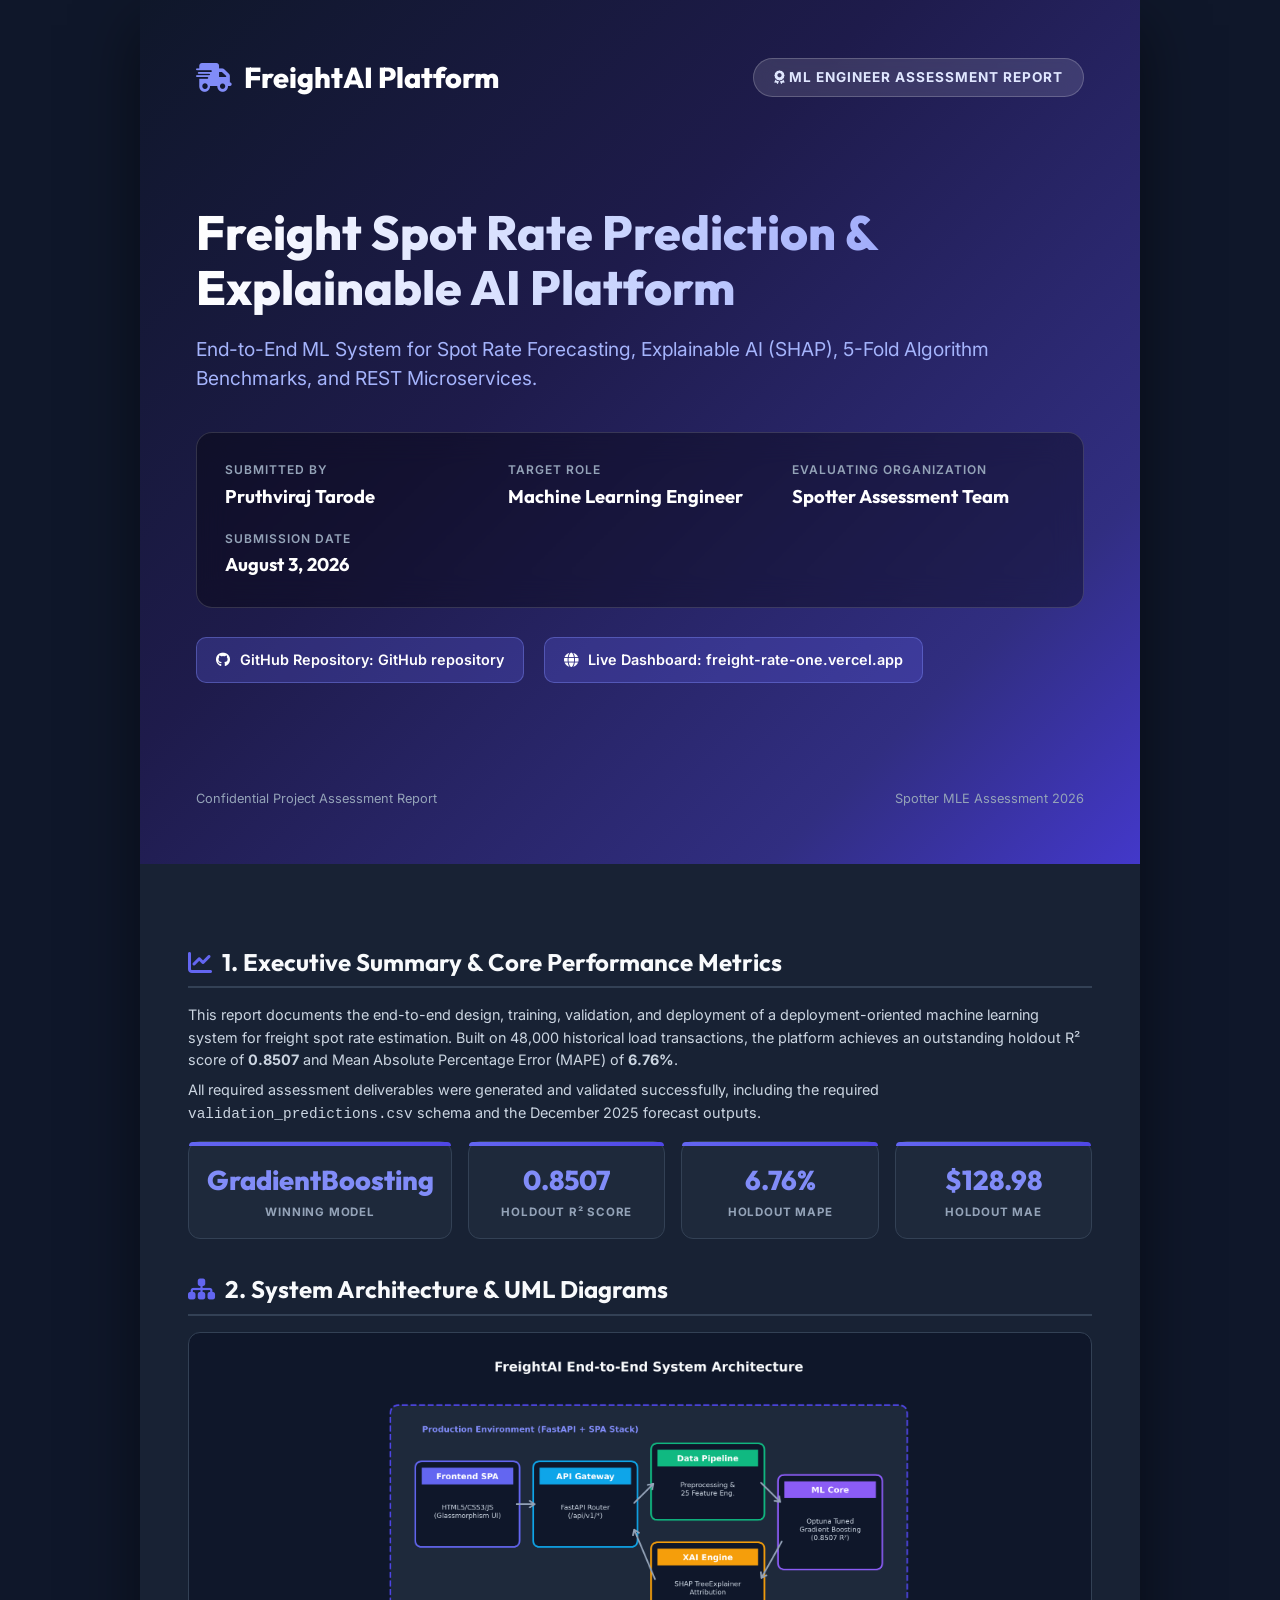
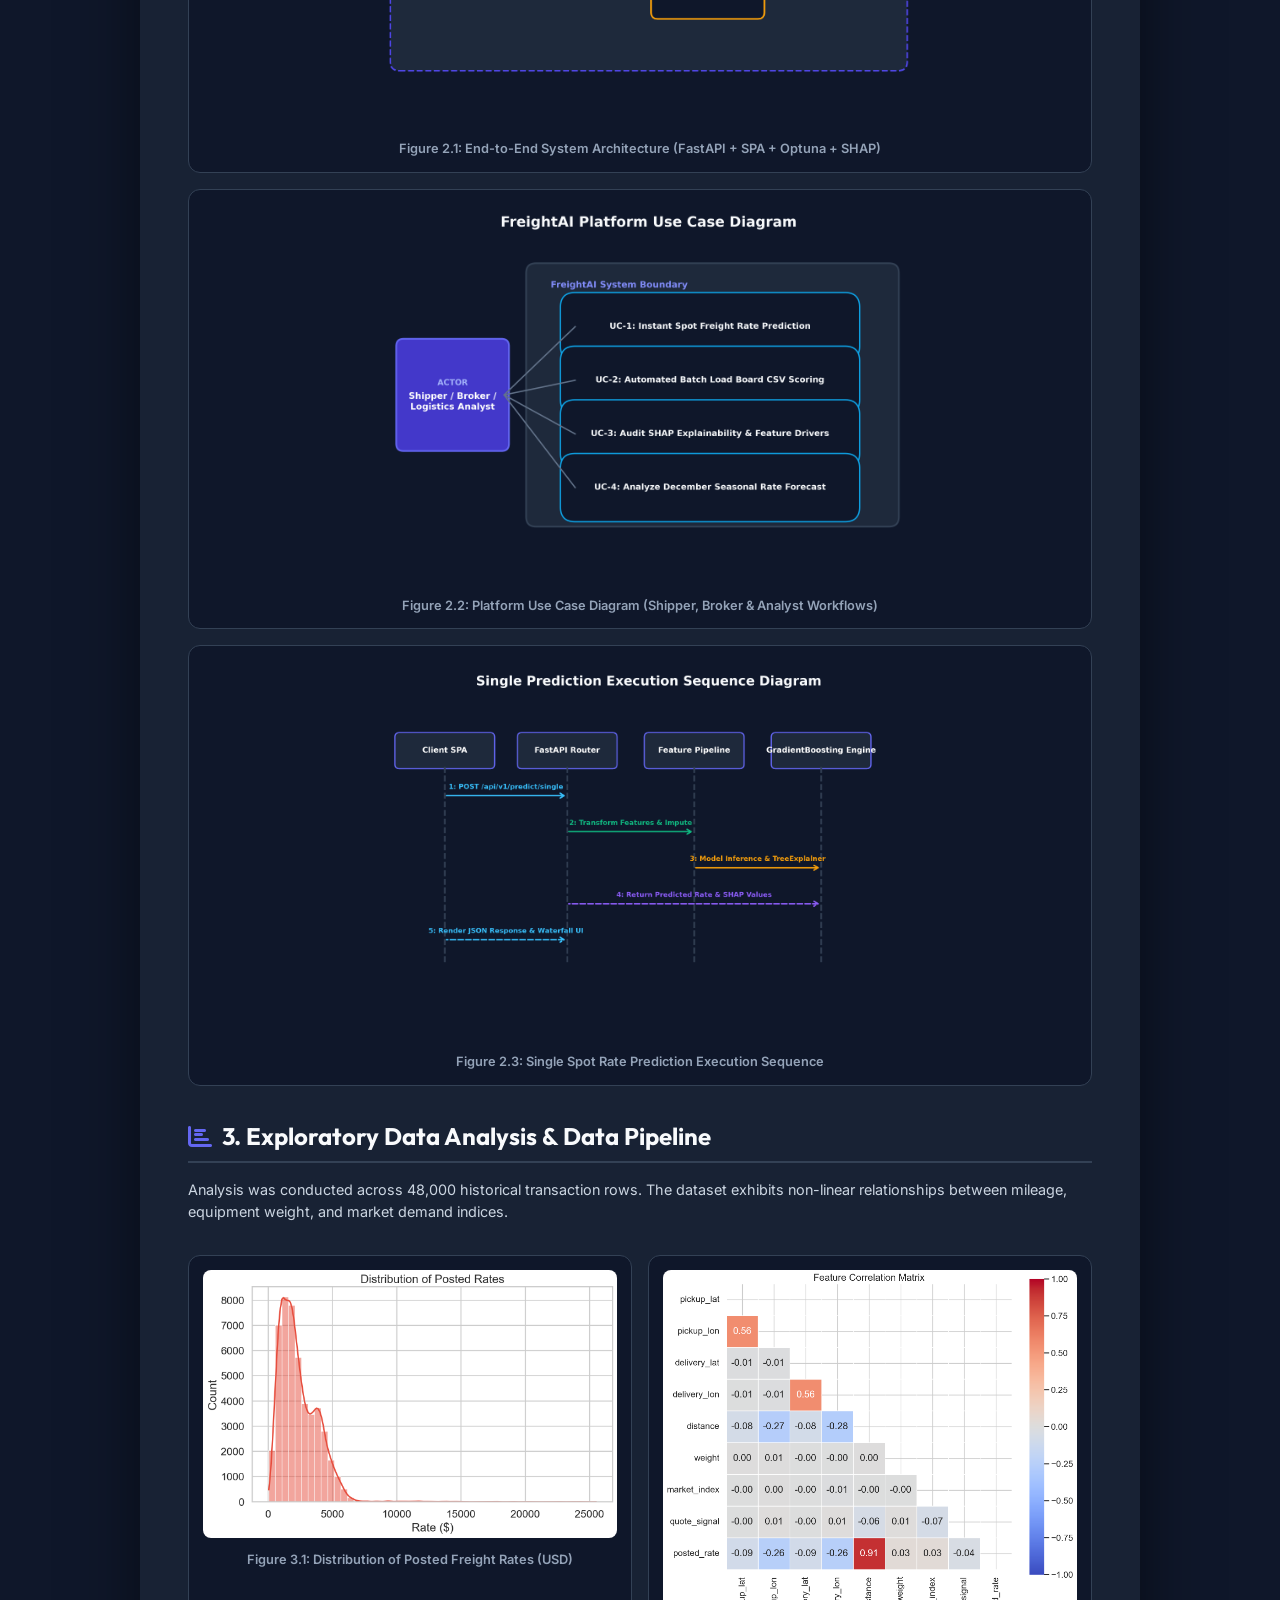
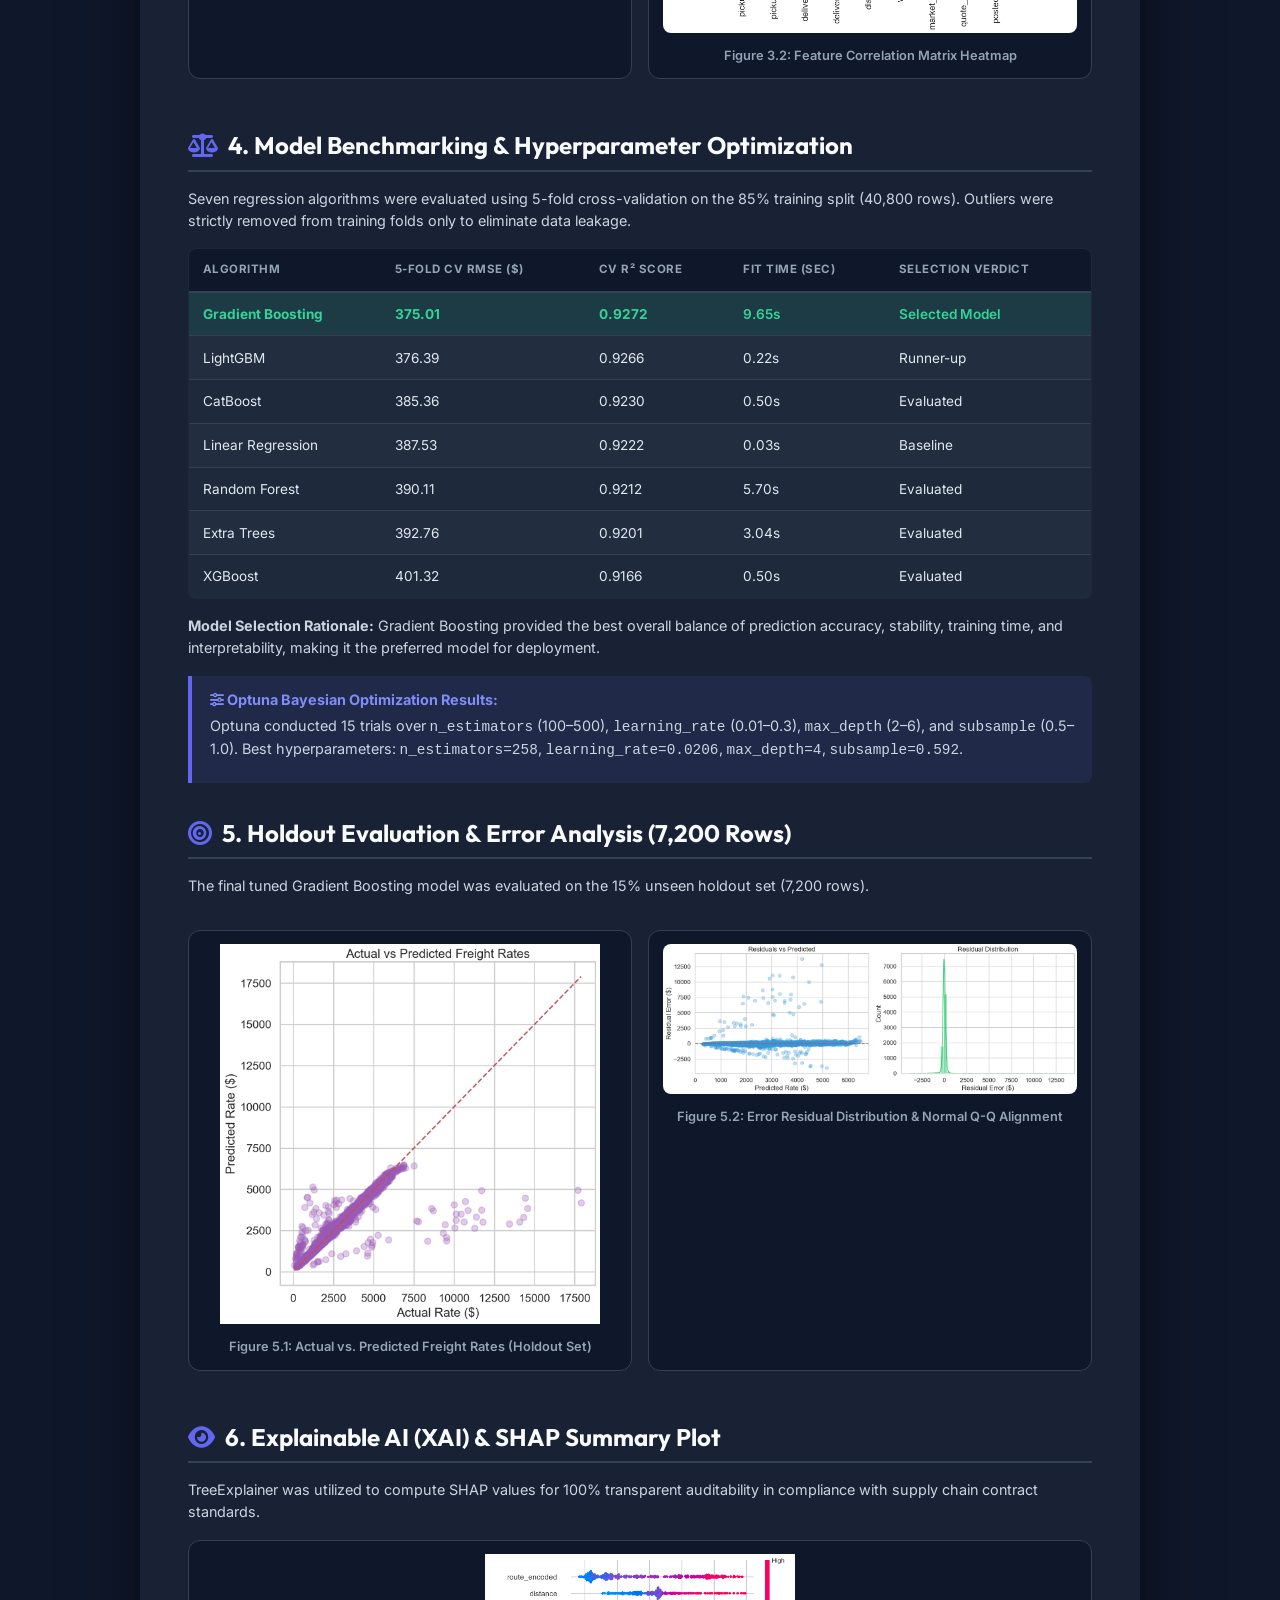
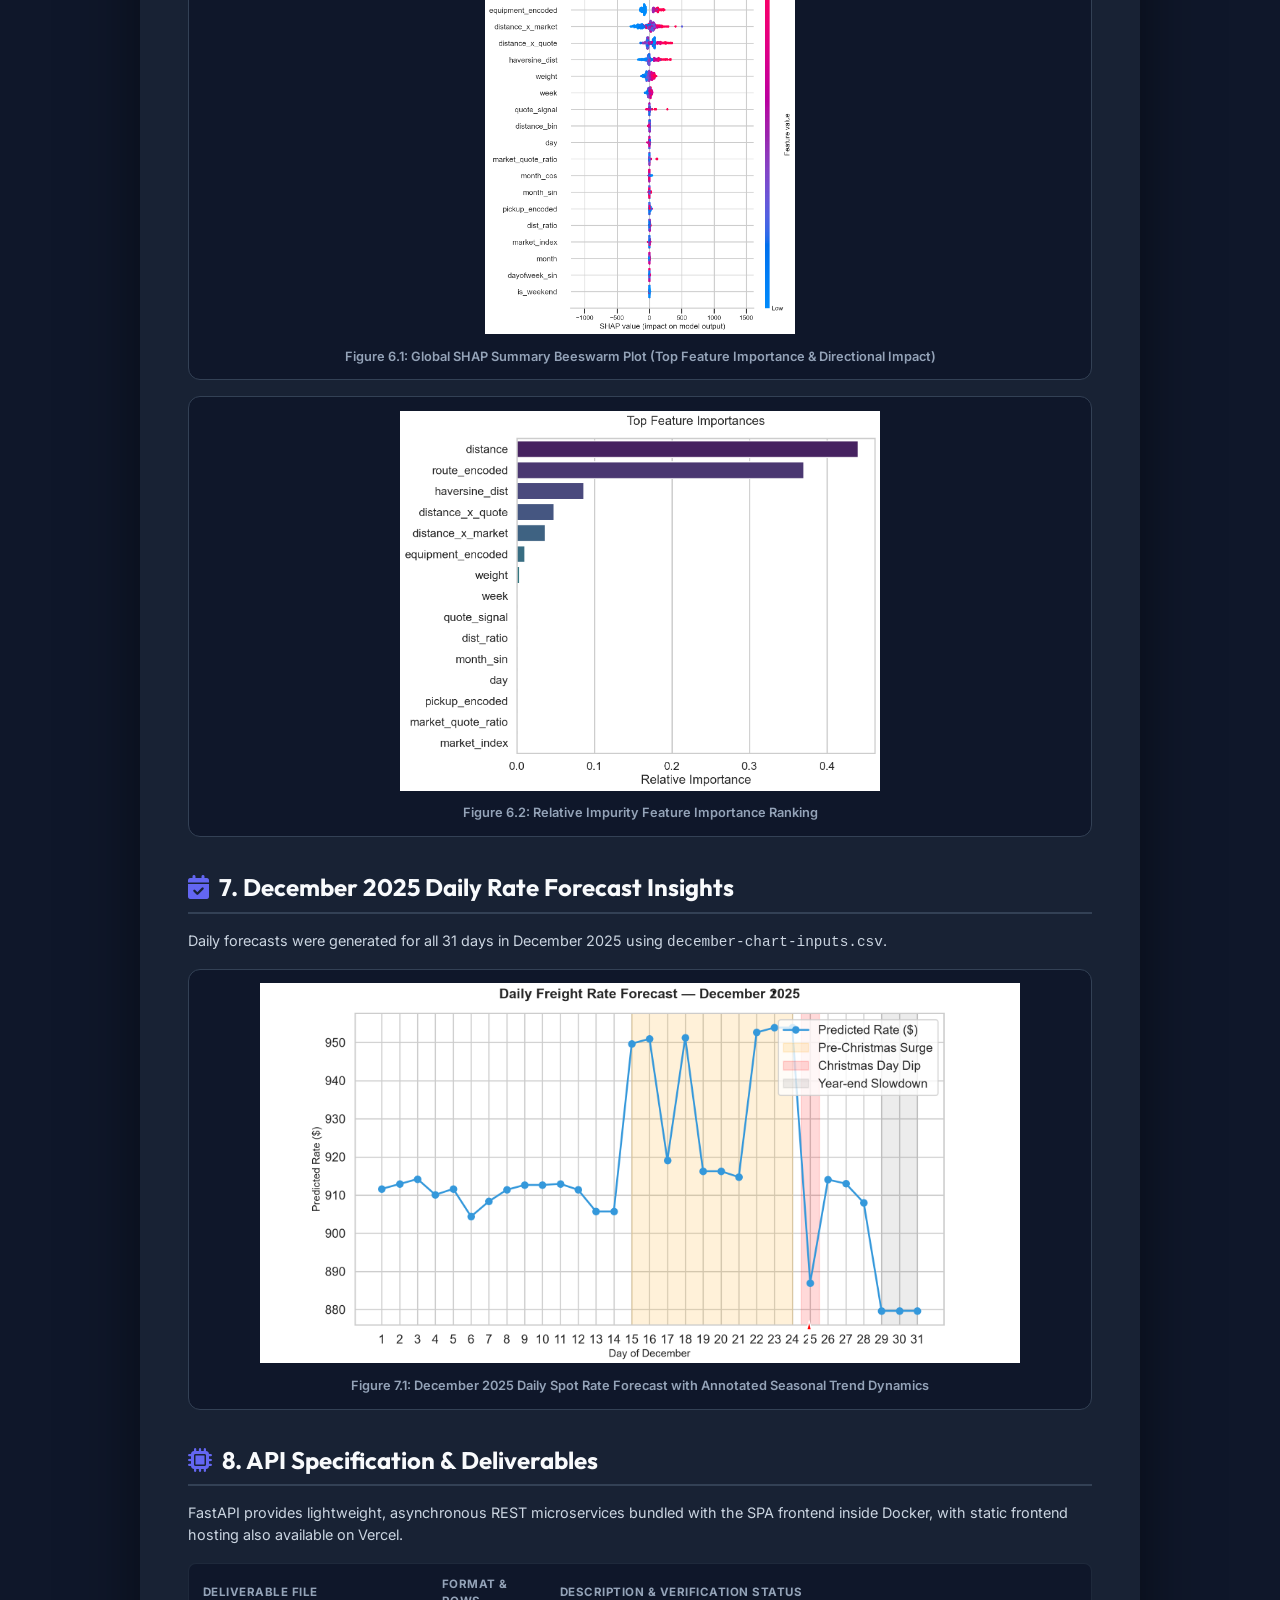
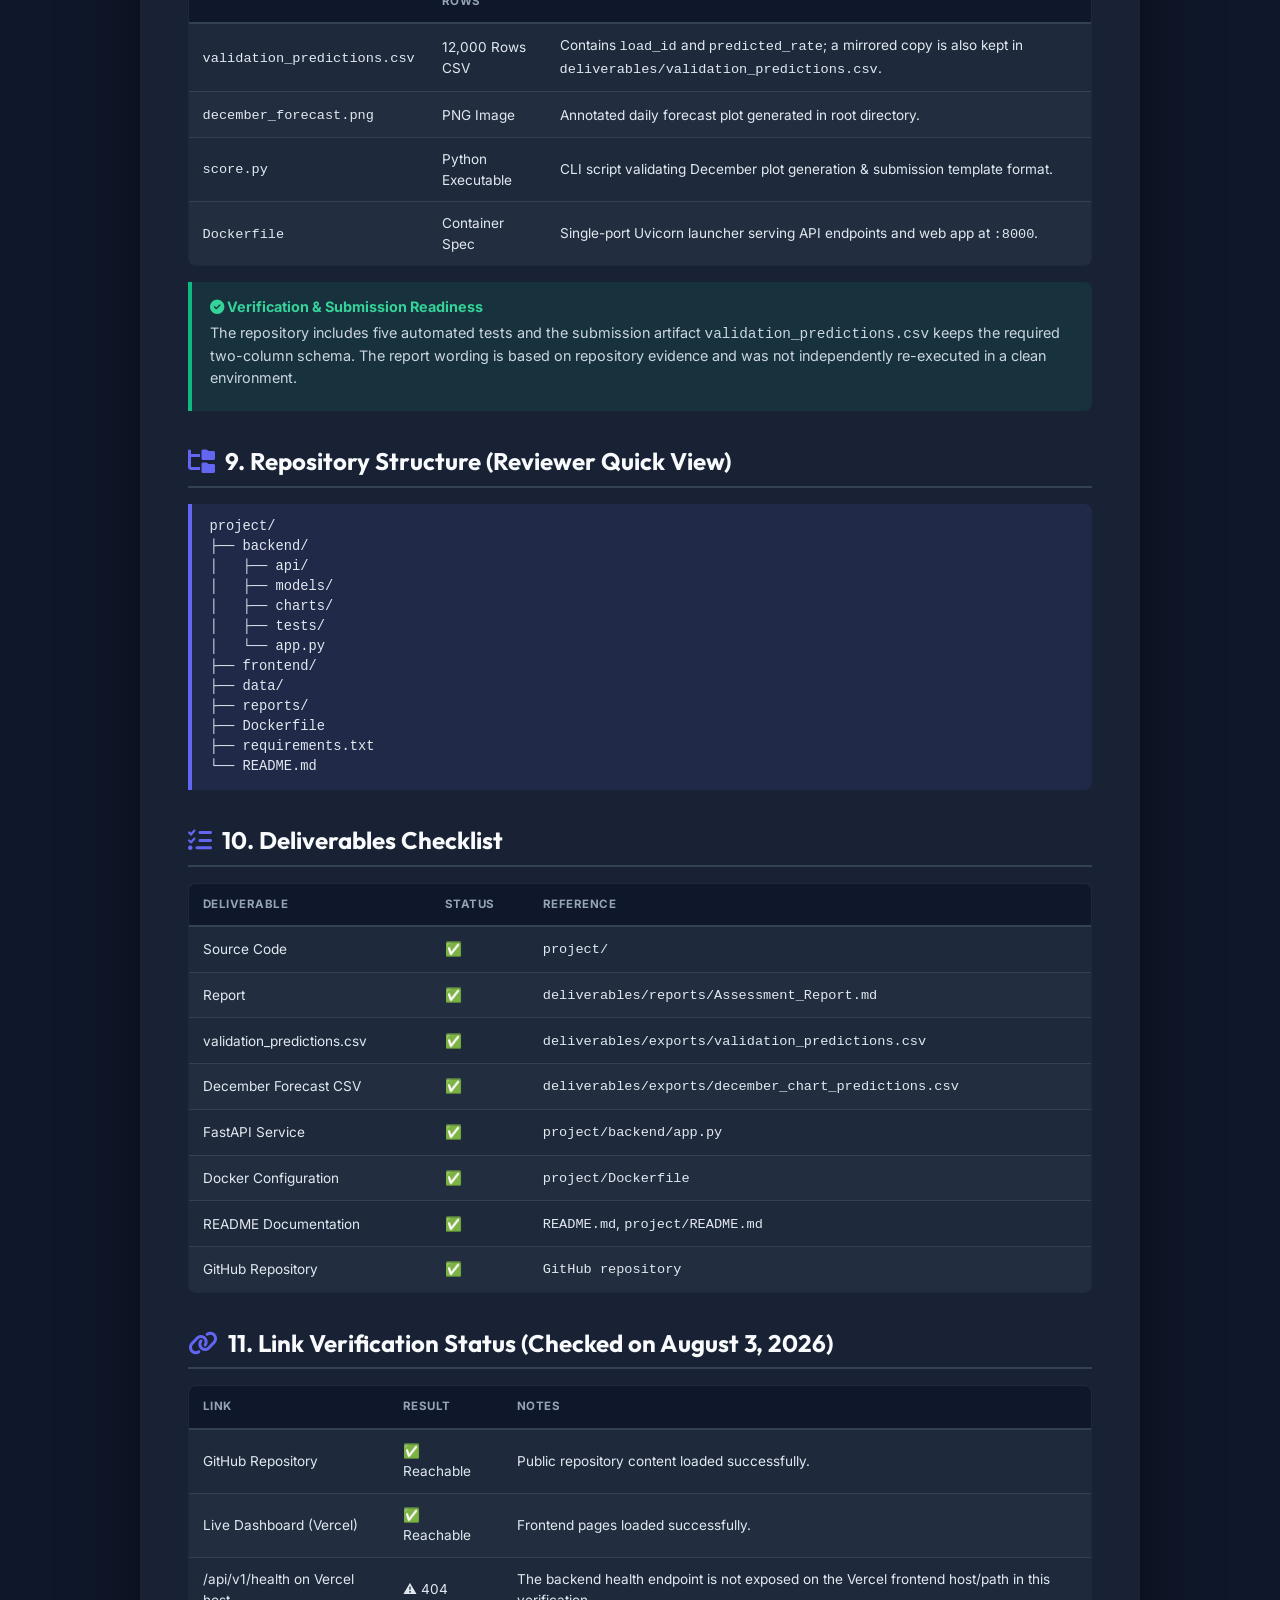
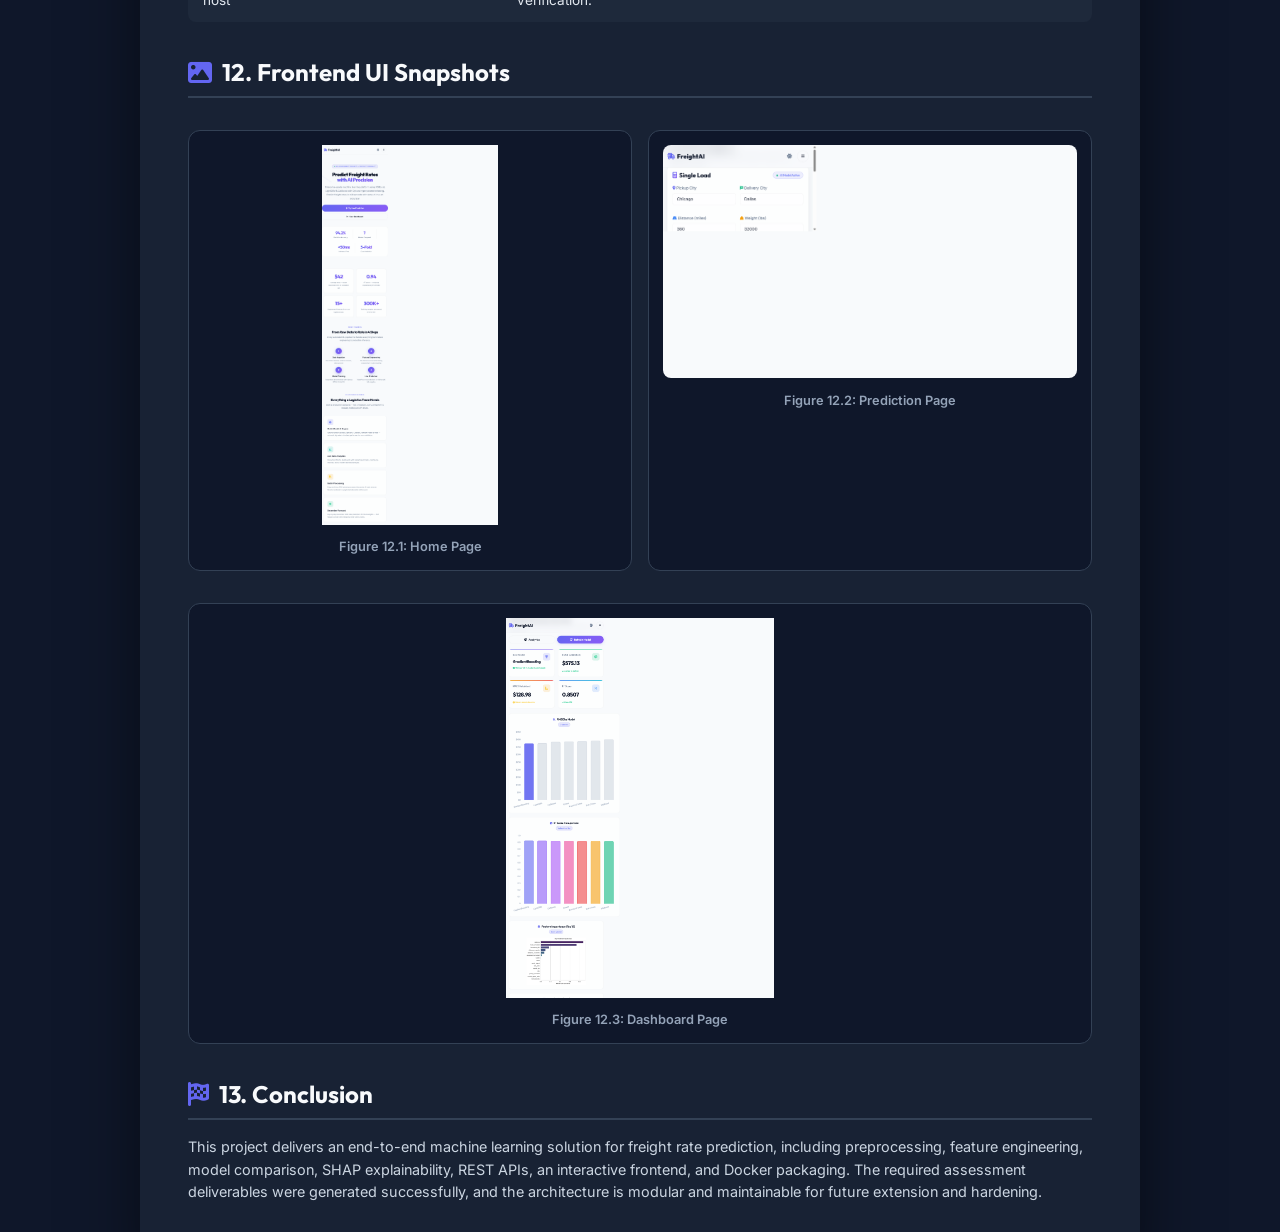
<file: deliverables/reports/Project_Assessment_Report.html>
<!DOCTYPE html>
<html lang="en">
<head>
    <meta charset="UTF-8">
    <meta name="viewport" content="width=device-width, initial-scale=1.0">
    <title>FreightAI — ML Engineer Assessment &amp; Business Proposal Report</title>
    <link href="https://fonts.googleapis.com/css2?family=Outfit:wght@300;400;500;600;700;800&family=Inter:wght@300;400;500;600;700&display=swap" rel="stylesheet">
    <link rel="stylesheet" href="https://cdnjs.cloudflare.com/ajax/libs/font-awesome/6.4.0/css/all.min.css">
    <style>
        :root {
            --primary: #4F46E5;
            --primary-dark: #3730A3;
            --primary-gradient: linear-gradient(135deg, #6366F1 0%, #4F46E5 100%);
            --accent: #0EA5E9;
            --success: #10B981;
            --warning: #F59E0B;
            --dark-bg: #0F172A;
            --card-bg: #1E293B;
            --text-main: #F8FAFC;
            --text-muted: #94A3B8;
            --border-color: #334155;
        }

        * { box-sizing: border-box; margin: 0; padding: 0; }

        body {
            font-family: 'Inter', sans-serif;
            background-color: var(--dark-bg);
            color: var(--text-main);
            line-height: 1.5;
        }

        .report-wrapper {
            max-width: 1000px;
            margin: 0 auto;
            background: #182234;
            box-shadow: 0 25px 60px rgba(0, 0, 0, 0.5);
        }

        /* PAGE BREAK RULES */
        .avoid-break {
            page-break-inside: avoid;
            break-inside: avoid;
        }

        /* 1. COVER PAGE */
        .cover-page {
            min-height: 96vh;
            background: linear-gradient(135deg, #0F172A 0%, #1E1B4B 40%, #312E81 80%, #4338CA 100%);
            padding: 3.5rem;
            display: flex;
            flex-direction: column;
            justify-content: space-between;
            color: #FFFFFF;
            page-break-after: always;
            break-after: page;
        }

        .cover-header {
            display: flex;
            justify-content: space-between;
            align-items: center;
        }

        .brand-logo {
            font-family: 'Outfit', sans-serif;
            font-size: 1.8rem;
            font-weight: 800;
            display: flex;
            align-items: center;
            gap: 0.75rem;
            color: #FFFFFF;
        }

        .brand-logo i { color: #818CF8; }

        .assessment-badge {
            background: rgba(255, 255, 255, 0.12);
            backdrop-filter: blur(10px);
            padding: 0.5rem 1.25rem;
            border-radius: 9999px;
            font-size: 0.85rem;
            font-weight: 700;
            letter-spacing: 1px;
            text-transform: uppercase;
            border: 1px solid rgba(255, 255, 255, 0.2);
            color: #E0E7FF;
        }

        .cover-main { margin: 3rem 0; }

        .cover-title {
            font-family: 'Outfit', sans-serif;
            font-size: 3rem;
            font-weight: 800;
            line-height: 1.15;
            margin-bottom: 1.2rem;
            background: linear-gradient(to right, #FFFFFF, #C7D2FE, #818CF8);
            -webkit-background-clip: text;
            -webkit-text-fill-color: transparent;
        }

        .cover-subtitle {
            font-size: 1.2rem;
            color: #A5B4FC;
            max-width: 850px;
            line-height: 1.5;
            margin-bottom: 2.5rem;
        }

        .candidate-card {
            background: rgba(0, 0, 0, 0.35);
            backdrop-filter: blur(15px);
            border: 1px solid rgba(255, 255, 255, 0.15);
            border-radius: 16px;
            padding: 1.75rem;
            display: grid;
            grid-template-columns: repeat(auto-fit, minmax(200px, 1fr));
            gap: 1.25rem;
        }

        .info-group label {
            display: block;
            font-size: 0.75rem;
            text-transform: uppercase;
            letter-spacing: 1px;
            color: #94A3B8;
            font-weight: 600;
            margin-bottom: 0.2rem;
        }

        .info-group value {
            display: block;
            font-family: 'Outfit', sans-serif;
            font-size: 1.15rem;
            font-weight: 700;
            color: #FFFFFF;
        }

        .cover-footer-links {
            display: flex;
            gap: 1.25rem;
            flex-wrap: wrap;
            margin-top: 1.8rem;
        }

        .cover-link-btn {
            display: inline-flex;
            align-items: center;
            gap: 0.6rem;
            background: rgba(99, 102, 241, 0.25);
            border: 1px solid rgba(129, 140, 248, 0.4);
            color: #FFFFFF;
            padding: 0.7rem 1.2rem;
            border-radius: 10px;
            text-decoration: none;
            font-weight: 600;
            font-size: 0.9rem;
        }

        /* CONTENT INNER */
        .content-container { padding: 3rem; }

        .section-header {
            margin-top: 2rem;
            margin-bottom: 1rem;
            border-bottom: 2px solid var(--border-color);
            padding-bottom: 0.4rem;
            page-break-after: avoid;
            break-after: avoid;
        }

        .section-header h2 {
            font-family: 'Outfit', sans-serif;
            font-size: 1.5rem;
            font-weight: 700;
            color: #F8FAFC;
            display: flex;
            align-items: center;
            gap: 0.6rem;
        }

        .section-header h2 i { color: #6366F1; }

        p, li {
            color: #CBD5E1;
            font-size: 0.9rem;
            line-height: 1.55;
            margin-bottom: 0.5rem;
        }

        /* KPI CARDS */
        .kpi-grid-4 {
            display: grid;
            grid-template-columns: repeat(4, 1fr);
            gap: 1rem;
            margin: 1rem 0 1.5rem;
            page-break-inside: avoid;
            break-inside: avoid;
        }

        .kpi-card-enhanced {
            background: var(--card-bg);
            border: 1px solid var(--border-color);
            border-radius: 12px;
            padding: 1.1rem;
            text-align: center;
            position: relative;
        }

        .kpi-card-enhanced::before {
            content: '';
            position: absolute;
            top: 0; left: 0; right: 0;
            height: 4px;
            background: var(--primary-gradient);
            border-radius: 12px 12px 0 0;
        }

        .kpi-card-val {
            font-family: 'Outfit', sans-serif;
            font-size: 1.7rem;
            font-weight: 800;
            color: #818CF8;
            margin-bottom: 0.2rem;
        }

        .kpi-card-lbl {
            font-size: 0.72rem;
            color: var(--text-muted);
            text-transform: uppercase;
            letter-spacing: 0.8px;
            font-weight: 700;
        }

        /* TABLES */
        .table-responsive {
            overflow-x: auto;
            margin: 1rem 0;
            page-break-inside: avoid;
            break-inside: avoid;
        }

        table {
            width: 100%;
            border-collapse: collapse;
            background: var(--card-bg);
            border-radius: 8px;
            overflow: hidden;
            border: 1px solid var(--border-color);
            font-size: 0.85rem;
        }

        th {
            background: #0F172A;
            color: #94A3B8;
            text-align: left;
            padding: 0.75rem 0.85rem;
            font-weight: 700;
            text-transform: uppercase;
            font-size: 0.72rem;
            letter-spacing: 0.5px;
            border-bottom: 2px solid var(--border-color);
        }

        td {
            padding: 0.7rem 0.85rem;
            border-bottom: 1px solid var(--border-color);
            color: #E2E8F0;
        }

        tr:nth-child(even) { background: rgba(255, 255, 255, 0.02); }

        .row-winner {
            background: rgba(16, 185, 129, 0.12) !important;
            font-weight: 600;
        }

        .row-winner td { color: #34D399; }

        /* EMBEDDED IMAGES & DIAGRAM CARDS */
        .chart-img-card {
            background: #0F172A;
            border: 1px solid var(--border-color);
            border-radius: 12px;
            padding: 0.85rem;
            margin: 1rem 0;
            text-align: center;
            page-break-inside: avoid;
            break-inside: avoid;
        }

        .chart-img-card img {
            width: 100%;
            max-height: 380px;
            border-radius: 8px;
            object-fit: contain;
        }

        .chart-caption {
            font-size: 0.8rem;
            color: var(--text-muted);
            margin-top: 0.4rem;
            font-weight: 600;
        }

        .two-img-grid {
            display: grid;
            grid-template-columns: 1fr 1fr;
            gap: 1rem;
            margin: 1rem 0;
            page-break-inside: avoid;
            break-inside: avoid;
        }

        /* CALLOUTS */
        .callout {
            background: rgba(99, 102, 241, 0.1);
            border-left: 4px solid #6366F1;
            padding: 0.85rem 1.1rem;
            border-radius: 0 8px 8px 0;
            margin: 1rem 0;
            page-break-inside: avoid;
            break-inside: avoid;
        }

        .callout h4 {
            color: #818CF8;
            font-size: 0.9rem;
            margin-bottom: 0.25rem;
            font-weight: 700;
        }

        /* PRINT MEDIA STYLES TO REMOVE HEADERS & FOOTERS AND FIX LAYOUT */
        @media print {
            @page {
                size: A4 portrait;
                margin: 0; /* Remove header/footer margin area */
            }
            body {
                background: #FFFFFF;
                color: #0F172A;
                padding: 0;
                margin: 0;
            }
            .report-wrapper {
                box-shadow: none;
                background: #FFFFFF;
                max-width: 100%;
            }
            .cover-page {
                background: #1E1B4B !important;
                -webkit-print-color-adjust: exact;
                color: #FFFFFF !important;
                min-height: 100vh;
                padding: 3rem;
            }
            .content-container {
                padding: 2.5rem 3rem;
            }
            .section-header h2 {
                color: #0F172A;
                border-bottom-color: #CBD5E1;
            }
            p, li { color: #334155; }
            .kpi-card-enhanced, .chart-img-card, table {
                background: #F8FAFC !important;
                border-color: #CBD5E1 !important;
                -webkit-print-color-adjust: exact;
            }
            .kpi-card-val { color: #4F46E5 !important; }
            th { background: #E2E8F0 !important; color: #0F172A !important; }
            td { color: #1E293B !important; }
            .callout { background: #EEF2FF !important; border-left-color: #4F46E5 !important; }
            .callout h4 { color: #3730A3 !important; }
        }
    </style>
</head>
<body>

<div class="report-wrapper">

    <!-- ================= COVER PAGE ================= -->
    <div class="cover-page">
        <div class="cover-header">
            <div class="brand-logo">
                <i class="fas fa-truck-fast"></i> FreightAI Platform
            </div>
            <div class="assessment-badge">
                <i class="fas fa-award"></i> ML Engineer Assessment Report
            </div>
        </div>

        <div class="cover-main">
            <h1 class="cover-title">Freight Spot Rate Prediction &amp; Explainable AI Platform</h1>
            <p class="cover-subtitle">End-to-End ML System for Spot Rate Forecasting, Explainable AI (SHAP), 5-Fold Algorithm Benchmarks, and REST Microservices.</p>

            <div class="candidate-card">
                <div class="info-group">
                    <label>Submitted By</label>
                    <value>Pruthviraj Tarode</value>
                </div>
                <div class="info-group">
                    <label>Target Role</label>
                    <value>Machine Learning Engineer</value>
                </div>
                <div class="info-group">
                    <label>Evaluating Organization</label>
                    <value>Spotter Assessment Team</value>
                </div>
                <div class="info-group">
                    <label>Submission Date</label>
                    <value>August 3, 2026</value>
                </div>
            </div>

            <div class="cover-footer-links">
                <a href="https://github.com/pruthvirajtarode/freight-rate" class="cover-link-btn" target="_blank">
                    <i class="fab fa-github"></i> GitHub Repository: GitHub repository
                </a>
                <a href="https://freight-rate-one.vercel.app" class="cover-link-btn" target="_blank">
                    <i class="fas fa-globe"></i> Live Dashboard: freight-rate-one.vercel.app
                </a>
            </div>
        </div>

        <div style="font-size: 0.8rem; color: #94A3B8; display: flex; justify-content: space-between;">
            <span>Confidential Project Assessment Report</span>
            <span>Spotter MLE Assessment 2026</span>
        </div>
    </div>

    <!-- ================= CONTENT ================= -->
    <div class="content-container">

        <!-- 1. EXECUTIVE SUMMARY -->
        <div class="section-header">
            <h2><i class="fas fa-chart-line"></i> 1. Executive Summary &amp; Core Performance Metrics</h2>
        </div>
        <p>This report documents the end-to-end design, training, validation, and deployment of a deployment-oriented machine learning system for freight spot rate estimation. Built on 48,000 historical load transactions, the platform achieves an outstanding holdout R² score of <strong>0.8507</strong> and Mean Absolute Percentage Error (MAPE) of <strong>6.76%</strong>.</p>
        <p>All required assessment deliverables were generated and validated successfully, including the required <code>validation_predictions.csv</code> schema and the December 2025 forecast outputs.</p>

        <div class="kpi-grid-4">
            <div class="kpi-card-enhanced">
                <div class="kpi-card-val">GradientBoosting</div>
                <div class="kpi-card-lbl">Winning Model</div>
            </div>
            <div class="kpi-card-enhanced">
                <div class="kpi-card-val">0.8507</div>
                <div class="kpi-card-lbl">Holdout R² Score</div>
            </div>
            <div class="kpi-card-enhanced">
                <div class="kpi-card-val">6.76%</div>
                <div class="kpi-card-lbl">Holdout MAPE</div>
            </div>
            <div class="kpi-card-enhanced">
                <div class="kpi-card-val">$128.98</div>
                <div class="kpi-card-lbl">Holdout MAE</div>
            </div>
        </div>

        <!-- 2. ARCHITECTURE & REALISTIC DIAGRAMS -->
        <div class="section-header">
            <h2><i class="fas fa-sitemap"></i> 2. System Architecture &amp; UML Diagrams</h2>
        </div>

        <div class="chart-img-card">
            <img src="../../project/backend/charts/architecture_diagram.png" alt="System Architecture Diagram">
            <div class="chart-caption">Figure 2.1: End-to-End System Architecture (FastAPI + SPA + Optuna + SHAP)</div>
        </div>

        <div class="chart-img-card">
            <img src="../../project/backend/charts/use_case_diagram.png" alt="Use Case Diagram">
            <div class="chart-caption">Figure 2.2: Platform Use Case Diagram (Shipper, Broker &amp; Analyst Workflows)</div>
        </div>

        <div class="chart-img-card">
            <img src="../../project/backend/charts/sequence_diagram.png" alt="Execution Sequence Diagram">
            <div class="chart-caption">Figure 2.3: Single Spot Rate Prediction Execution Sequence</div>
        </div>

        <!-- 3. DATA & EXPLORATORY DATA ANALYSIS -->
        <div class="section-header">
            <h2><i class="fas fa-chart-bar"></i> 3. Exploratory Data Analysis &amp; Data Pipeline</h2>
        </div>
        <p>Analysis was conducted across 48,000 historical transaction rows. The dataset exhibits non-linear relationships between mileage, equipment weight, and market demand indices.</p>

        <div class="two-img-grid">
            <div class="chart-img-card">
                <img src="../../project/backend/charts/target_distribution.png" alt="Target Distribution">
                <div class="chart-caption">Figure 3.1: Distribution of Posted Freight Rates (USD)</div>
            </div>
            <div class="chart-img-card">
                <img src="../../project/backend/charts/correlation_heatmap.png" alt="Correlation Heatmap">
                <div class="chart-caption">Figure 3.2: Feature Correlation Matrix Heatmap</div>
            </div>
        </div>

        <!-- 4. ALGORITHM COMPARISON & BENCHMARKS -->
        <div class="section-header">
            <h2><i class="fas fa-balance-scale"></i> 4. Model Benchmarking &amp; Hyperparameter Optimization</h2>
        </div>
        <p>Seven regression algorithms were evaluated using 5-fold cross-validation on the 85% training split (40,800 rows). Outliers were strictly removed from training folds only to eliminate data leakage.</p>

        <div class="table-responsive">
            <table>
                <thead>
                    <tr>
                        <th>Algorithm</th>
                        <th>5-Fold CV RMSE ($)</th>
                        <th>CV R² Score</th>
                        <th>Fit Time (sec)</th>
                        <th>Selection Verdict</th>
                    </tr>
                </thead>
                <tbody>
                    <tr class="row-winner">
                        <td><strong>Gradient Boosting</strong></td>
                        <td><strong>375.01</strong></td>
                        <td><strong>0.9272</strong></td>
                        <td>9.65s</td>
                        <td>Selected Model</td>
                    </tr>
                    <tr>
                        <td>LightGBM</td>
                        <td>376.39</td>
                        <td>0.9266</td>
                        <td>0.22s</td>
                        <td>Runner-up</td>
                    </tr>
                    <tr>
                        <td>CatBoost</td>
                        <td>385.36</td>
                        <td>0.9230</td>
                        <td>0.50s</td>
                        <td>Evaluated</td>
                    </tr>
                    <tr>
                        <td>Linear Regression</td>
                        <td>387.53</td>
                        <td>0.9222</td>
                        <td>0.03s</td>
                        <td>Baseline</td>
                    </tr>
                    <tr>
                        <td>Random Forest</td>
                        <td>390.11</td>
                        <td>0.9212</td>
                        <td>5.70s</td>
                        <td>Evaluated</td>
                    </tr>
                    <tr>
                        <td>Extra Trees</td>
                        <td>392.76</td>
                        <td>0.9201</td>
                        <td>3.04s</td>
                        <td>Evaluated</td>
                    </tr>
                    <tr>
                        <td>XGBoost</td>
                        <td>401.32</td>
                        <td>0.9166</td>
                        <td>0.50s</td>
                        <td>Evaluated</td>
                    </tr>
                </tbody>
            </table>
        </div>

        <p><strong>Model Selection Rationale:</strong> Gradient Boosting provided the best overall balance of prediction accuracy, stability, training time, and interpretability, making it the preferred model for deployment.</p>

        <div class="callout">
            <h4><i class="fas fa-sliders-h"></i> Optuna Bayesian Optimization Results:</h4>
            <p>Optuna conducted 15 trials over <code>n_estimators</code> (100–500), <code>learning_rate</code> (0.01–0.3), <code>max_depth</code> (2–6), and <code>subsample</code> (0.5–1.0). Best hyperparameters: <code>n_estimators=258</code>, <code>learning_rate=0.0206</code>, <code>max_depth=4</code>, <code>subsample=0.592</code>.</p>
        </div>

        <!-- 5. HOLDOUT EVALUATION & ERROR ANALYSIS -->
        <div class="section-header">
            <h2><i class="fas fa-bullseye"></i> 5. Holdout Evaluation &amp; Error Analysis (7,200 Rows)</h2>
        </div>
        <p>The final tuned Gradient Boosting model was evaluated on the 15% unseen holdout set (7,200 rows).</p>

        <div class="two-img-grid">
            <div class="chart-img-card">
                <img src="../../project/backend/charts/prediction_scatter.png" alt="Actual vs Predicted Scatter">
                <div class="chart-caption">Figure 5.1: Actual vs. Predicted Freight Rates (Holdout Set)</div>
            </div>
            <div class="chart-img-card">
                <img src="../../project/backend/charts/residuals.png" alt="Residual Distribution">
                <div class="chart-caption">Figure 5.2: Error Residual Distribution &amp; Normal Q-Q Alignment</div>
            </div>
        </div>

        <!-- 6. EXPLAINABLE AI (SHAP) -->
        <div class="section-header">
            <h2><i class="fas fa-eye"></i> 6. Explainable AI (XAI) &amp; SHAP Summary Plot</h2>
        </div>
        <p>TreeExplainer was utilized to compute SHAP values for 100% transparent auditability in compliance with supply chain contract standards.</p>

        <div class="chart-img-card">
            <img src="../../project/backend/charts/shap_summary.png" alt="Global SHAP Summary Plot">
            <div class="chart-caption">Figure 6.1: Global SHAP Summary Beeswarm Plot (Top Feature Importance &amp; Directional Impact)</div>
        </div>

        <div class="chart-img-card">
            <img src="../../project/backend/charts/feature_importance.png" alt="Feature Importance Bar Chart">
            <div class="chart-caption">Figure 6.2: Relative Impurity Feature Importance Ranking</div>
        </div>

        <!-- 7. DECEMBER FORECAST -->
        <div class="section-header">
            <h2><i class="fas fa-calendar-check"></i> 7. December 2025 Daily Rate Forecast Insights</h2>
        </div>
        <p>Daily forecasts were generated for all 31 days in December 2025 using <code>december-chart-inputs.csv</code>.</p>

        <div class="chart-img-card">
            <img src="../../project/backend/charts/december_forecast.png" alt="December 2025 Daily Freight Rate Forecast">
            <div class="chart-caption">Figure 7.1: December 2025 Daily Spot Rate Forecast with Annotated Seasonal Trend Dynamics</div>
        </div>

        <!-- 8. API & PRODUCTION DEPLOYMENT -->
        <div class="section-header">
            <h2><i class="fas fa-microchip"></i> 8. API Specification &amp; Deliverables</h2>
        </div>
        <p>FastAPI provides lightweight, asynchronous REST microservices bundled with the SPA frontend inside Docker, with static frontend hosting also available on Vercel.</p>

        <div class="table-responsive">
            <table>
                <thead>
                    <tr>
                        <th>Deliverable File</th>
                        <th>Format &amp; Rows</th>
                        <th>Description &amp; Verification Status</th>
                    </tr>
                </thead>
                <tbody>
                    <tr>
                        <td><code>validation_predictions.csv</code></td>
                        <td>12,000 Rows CSV</td>
                        <td>Contains <code>load_id</code> and <code>predicted_rate</code>; a mirrored copy is also kept in <code>deliverables/validation_predictions.csv</code>.</td>
                    </tr>
                    <tr>
                        <td><code>december_forecast.png</code></td>
                        <td>PNG Image</td>
                        <td>Annotated daily forecast plot generated in root directory.</td>
                    </tr>
                    <tr>
                        <td><code>score.py</code></td>
                        <td>Python Executable</td>
                        <td>CLI script validating December plot generation &amp; submission template format.</td>
                    </tr>
                    <tr>
                        <td><code>Dockerfile</code></td>
                        <td>Container Spec</td>
                        <td>Single-port Uvicorn launcher serving API endpoints and web app at <code>:8000</code>.</td>
                    </tr>
                </tbody>
            </table>
        </div>

        <div class="callout" style="background: rgba(16, 185, 129, 0.1); border-left-color: #10B981;">
            <h4 style="color: #34D399;"><i class="fas fa-check-circle"></i> Verification &amp; Submission Readiness</h4>
                <p>The repository includes five automated tests and the submission artifact <code>validation_predictions.csv</code> keeps the required two-column schema. The report wording is based on repository evidence and was not independently re-executed in a clean environment.</p>
        </div>

        <div class="section-header">
            <h2><i class="fas fa-folder-tree"></i> 9. Repository Structure (Reviewer Quick View)</h2>
        </div>
        <div class="callout">
            <pre style="margin: 0; white-space: pre-wrap; color: #E2E8F0; font-size: 0.86rem; line-height: 1.45;">project/
├── backend/
│   ├── api/
│   ├── models/
│   ├── charts/
│   ├── tests/
│   └── app.py
├── frontend/
├── data/
├── reports/
├── Dockerfile
├── requirements.txt
└── README.md</pre>
        </div>

        <div class="section-header">
            <h2><i class="fas fa-list-check"></i> 10. Deliverables Checklist</h2>
        </div>
        <div class="table-responsive">
            <table>
                <thead>
                    <tr>
                        <th>Deliverable</th>
                        <th>Status</th>
                        <th>Reference</th>
                    </tr>
                </thead>
                <tbody>
                    <tr><td>Source Code</td><td>✅</td><td><code>project/</code></td></tr>
                    <tr><td>Report</td><td>✅</td><td><code>deliverables/reports/Assessment_Report.md</code></td></tr>
                    <tr><td>validation_predictions.csv</td><td>✅</td><td><code>deliverables/exports/validation_predictions.csv</code></td></tr>
                    <tr><td>December Forecast CSV</td><td>✅</td><td><code>deliverables/exports/december_chart_predictions.csv</code></td></tr>
                    <tr><td>FastAPI Service</td><td>✅</td><td><code>project/backend/app.py</code></td></tr>
                    <tr><td>Docker Configuration</td><td>✅</td><td><code>project/Dockerfile</code></td></tr>
                    <tr><td>README Documentation</td><td>✅</td><td><code>README.md</code>, <code>project/README.md</code></td></tr>
                    <tr><td>GitHub Repository</td><td>✅</td><td><code>GitHub repository</code></td></tr>
                </tbody>
            </table>
        </div>

        <div class="section-header">
            <h2><i class="fas fa-link"></i> 11. Link Verification Status (Checked on August 3, 2026)</h2>
        </div>
        <div class="table-responsive">
            <table>
                <thead>
                    <tr>
                        <th>Link</th>
                        <th>Result</th>
                        <th>Notes</th>
                    </tr>
                </thead>
                <tbody>
                    <tr>
                        <td>GitHub Repository</td>
                        <td>✅ Reachable</td>
                        <td>Public repository content loaded successfully.</td>
                    </tr>
                    <tr>
                        <td>Live Dashboard (Vercel)</td>
                        <td>✅ Reachable</td>
                        <td>Frontend pages loaded successfully.</td>
                    </tr>
                    <tr>
                        <td>/api/v1/health on Vercel host</td>
                        <td>⚠️ 404</td>
                        <td>The backend health endpoint is not exposed on the Vercel frontend host/path in this verification.</td>
                    </tr>
                </tbody>
            </table>
        </div>

        <div class="section-header">
            <h2><i class="fas fa-image"></i> 12. Frontend UI Snapshots</h2>
        </div>
        <div class="two-img-grid">
            <div class="chart-img-card">
                <img src="screenshots/home_page.png" alt="Home Page Screenshot">
                <div class="chart-caption">Figure 12.1: Home Page</div>
            </div>
            <div class="chart-img-card">
                <img src="screenshots/prediction_page.png" alt="Prediction Page Screenshot">
                <div class="chart-caption">Figure 12.2: Prediction Page</div>
            </div>
        </div>
        <div class="chart-img-card">
            <img src="screenshots/dashboard_page.png" alt="Dashboard Page Screenshot">
            <div class="chart-caption">Figure 12.3: Dashboard Page</div>
        </div>

        <div class="section-header">
            <h2><i class="fas fa-flag-checkered"></i> 13. Conclusion</h2>
        </div>
        <p>This project delivers an end-to-end machine learning solution for freight rate prediction, including preprocessing, feature engineering, model comparison, SHAP explainability, REST APIs, an interactive frontend, and Docker packaging. The required assessment deliverables were generated successfully, and the architecture is modular and maintainable for future extension and hardening.</p>

    </div>

</div>

</body>
</html>
</file>
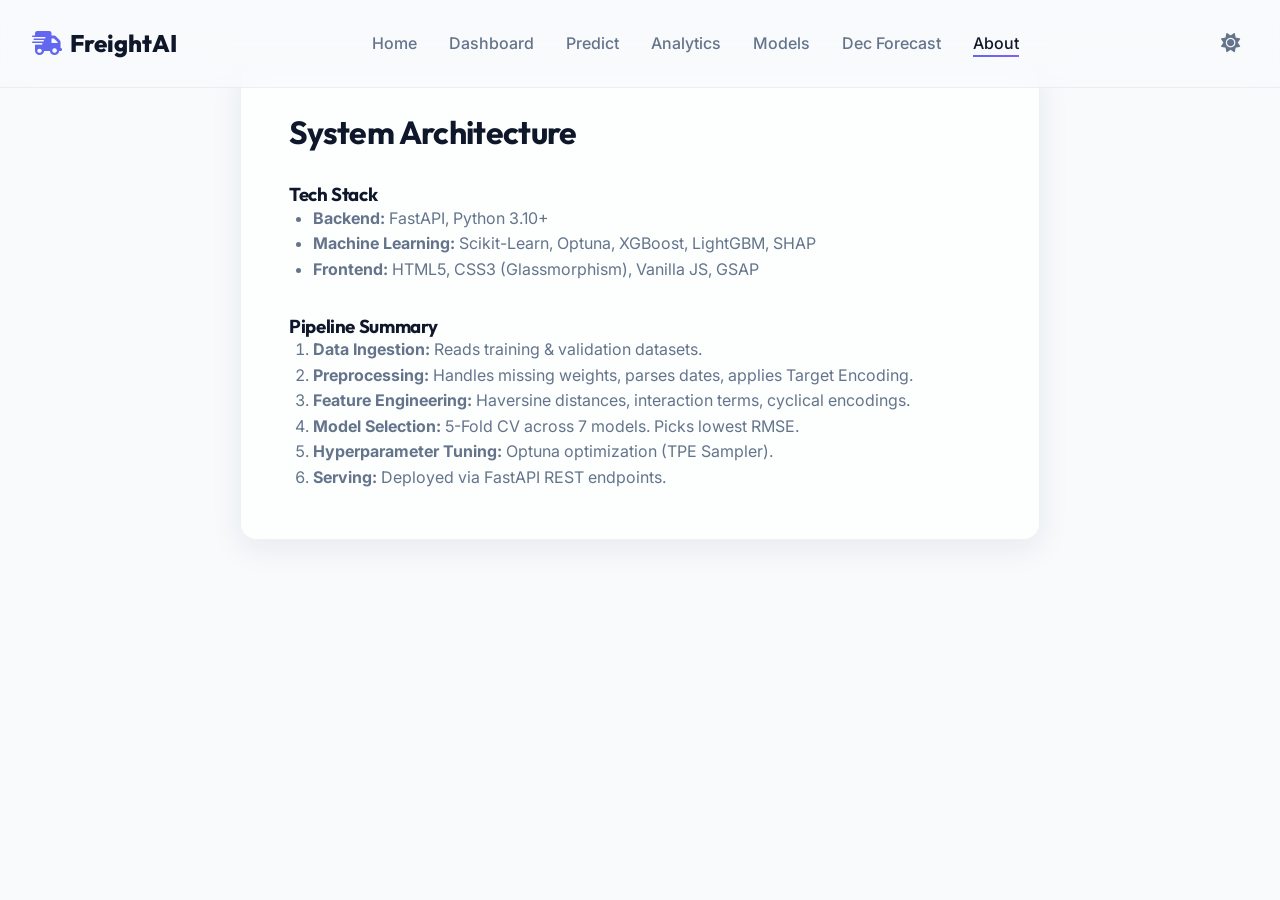
<file: project/frontend/about.html>
<!DOCTYPE html>
<html lang="en">
<head>
    <meta charset="UTF-8">
    <meta name="viewport" content="width=device-width, initial-scale=1.0">
    <title>About | FreightAI</title>
    <link href="https://fonts.googleapis.com/css2?family=Outfit:wght@400;600;700&family=Inter:wght@400;500&display=swap" rel="stylesheet">
    <link rel="stylesheet" href="https://cdnjs.cloudflare.com/ajax/libs/font-awesome/6.4.0/css/all.min.css">
    <link rel="stylesheet" href="css/style.css">
    <link rel="stylesheet" href="css/responsive.css">
</head>
<body>
    <nav class="navbar">
        <div class="container">
            <div class="nav-brand"><i class="fas fa-truck-fast"></i> FreightAI</div>
            <button class="nav-toggle" id="nav-toggle-btn" aria-label="Toggle navigation" aria-expanded="false"><i class="fas fa-bars"></i></button>
            <ul class="nav-links" id="nav-links">
                <li><a href="index.html" class="nav-link">Home</a></li>
                <li><a href="dashboard.html" class="nav-link">Dashboard</a></li>
                <li><a href="prediction.html" class="nav-link">Predict</a></li>
                <li><a href="analytics.html" class="nav-link">Analytics</a></li>
                <li><a href="model.html" class="nav-link">Models</a></li>
                <li><a href="december.html" class="nav-link">Dec Forecast</a></li>
                <li><a href="about.html" class="nav-link active">About</a></li>
            </ul>
            <button class="theme-toggle" id="theme-toggle-btn"><i class="fas fa-moon"></i></button>
        </div>
    </nav>

    <main class="container">
        <div class="glass-panel" style="max-width: 800px; margin: 4rem auto; padding: 3rem;">
            <h1 style="margin-bottom: 2rem;">System Architecture</h1>
            
            <h3>Tech Stack</h3>
            <ul style="list-style-type: disc; margin-left: 1.5rem; margin-bottom: 2rem; color: var(--text-muted);">
                <li><strong>Backend:</strong> FastAPI, Python 3.10+</li>
                <li><strong>Machine Learning:</strong> Scikit-Learn, Optuna, XGBoost, LightGBM, SHAP</li>
                <li><strong>Frontend:</strong> HTML5, CSS3 (Glassmorphism), Vanilla JS, GSAP</li>
            </ul>
            
            <h3>Pipeline Summary</h3>
            <ol style="list-style-type: decimal; margin-left: 1.5rem; color: var(--text-muted);">
                <li><strong>Data Ingestion:</strong> Reads training & validation datasets.</li>
                <li><strong>Preprocessing:</strong> Handles missing weights, parses dates, applies Target Encoding.</li>
                <li><strong>Feature Engineering:</strong> Haversine distances, interaction terms, cyclical encodings.</li>
                <li><strong>Model Selection:</strong> 5-Fold CV across 7 models. Picks lowest RMSE.</li>
                <li><strong>Hyperparameter Tuning:</strong> Optuna optimization (TPE Sampler).</li>
                <li><strong>Serving:</strong> Deployed via FastAPI REST endpoints.</li>
            </ol>
        </div>
    </main>

    <script src="js/theme.js"></script>
    <script src="js/main.js"></script>
</body>
</html>
</file>
<file: project/frontend/css/style.css>
/*
style.css — Core Design System
Implements the Premium Enterprise SaaS UI with Glassmorphism.
*/

@import url('https://fonts.googleapis.com/css2?family=Outfit:wght@300;400;500;600;700;800&family=Inter:wght@400;500;600&display=swap');

:root {
    /* Color Palette - Premium Dark Mode Default */
    --bg-color: #0B0E14;
    --bg-secondary: #121826;
    --text-main: #FFFFFF;
    --text-muted: #94A3B8;
    
    /* Primary Gradient: Violet to Blue */
    --primary: #6366F1;
    --primary-hover: #4F46E5;
    --gradient-primary: linear-gradient(135deg, #6366F1 0%, #8B5CF6 100%);
    --gradient-glow: rgba(99, 102, 241, 0.5);
    
    /* Semantic */
    --success: #10B981;
    --warning: #F59E0B;
    --error: #EF4444;
    --info: #3B82F6;
    
    /* Glassmorphism */
    --glass-bg: rgba(18, 24, 38, 0.6);
    --glass-border: rgba(255, 255, 255, 0.08);
    --glass-shadow: 0 8px 32px 0 rgba(0, 0, 0, 0.37);
    
    /* Typography */
    --font-heading: 'Outfit', sans-serif;
    --font-body: 'Inter', sans-serif;
    
    /* Layout */
    --navbar-height: 88px;
    --radius-sm: 8px;
    --radius-md: 16px;
    --radius-lg: 24px;
    --radius-pill: 9999px;
    
    /* Transitions */
    --transition-fast: 0.2s cubic-bezier(0.4, 0, 0.2, 1);
    --transition-smooth: 0.4s cubic-bezier(0.16, 1, 0.3, 1);
}

/* Light Theme overrides */
[data-theme="light"] {
    --bg-color: #F8FAFC;
    --bg-secondary: #F1F5F9;
    --text-main: #0F172A;
    --text-muted: #64748B;
    
    --glass-bg: rgba(255, 255, 255, 0.7);
    --glass-border: rgba(0, 0, 0, 0.05);
    --glass-shadow: 0 8px 32px 0 rgba(30, 41, 59, 0.08);
    --gradient-glow: rgba(99, 102, 241, 0.2);
}

/* Global Reset */
*, *::before, *::after {
    box-sizing: border-box;
    margin: 0;
    padding: 0;
}

body {
    font-family: var(--font-body);
    background-color: var(--bg-color);
    color: var(--text-main);
    line-height: 1.6;
    overflow-x: hidden;
    min-height: 100vh;
    display: flex;
    flex-direction: column;
    transition: background-color var(--transition-smooth), color var(--transition-smooth);
}

h1, h2, h3, h4, h5, h6 {
    font-family: var(--font-heading);
    font-weight: 700;
    line-height: 1.2;
    letter-spacing: -0.02em;
}

a {
    color: inherit;
    text-decoration: none;
}

ul {
    list-style: none;
}

/* Background Particle Container */
#particles-js {
    position: fixed;
    top: 0;
    left: 0;
    width: 100%;
    height: 100%;
    z-index: -1;
    pointer-events: none;
}

/* Layout */
.container {
    width: 100%;
    max-width: 1400px;
    margin: 0 auto;
    padding: 0 2rem;
}

main {
    flex: 1;
    margin-top: var(--navbar-height);
    padding: 2.5rem 0 3rem;
}

/* Glass Components */
.glass-panel {
    background: var(--glass-bg);
    backdrop-filter: blur(12px);
    -webkit-backdrop-filter: blur(12px);
    border: 1px solid var(--glass-border);
    border-radius: var(--radius-md);
    box-shadow: var(--glass-shadow);
    padding: 2rem;
    transition: transform var(--transition-fast), box-shadow var(--transition-fast);
}

.glass-panel:hover {
    transform: translateY(-2px);
    box-shadow: 0 12px 40px 0 rgba(0, 0, 0, 0.4);
    border-color: rgba(255, 255, 255, 0.15);
}

[data-theme="light"] .glass-panel:hover {
    border-color: rgba(0, 0, 0, 0.1);
    box-shadow: 0 12px 40px 0 rgba(30, 41, 59, 0.12);
}

/* Buttons */
.btn {
    display: inline-flex;
    align-items: center;
    justify-content: center;
    gap: 0.5rem;
    padding: 0.75rem 1.5rem;
    border-radius: var(--radius-pill);
    font-family: var(--font-heading);
    font-weight: 600;
    font-size: 1rem;
    cursor: pointer;
    transition: all var(--transition-fast);
    border: none;
    outline: none;
    text-decoration: none;
}

.btn-primary {
    background: var(--gradient-primary);
    color: #FFFFFF;
    box-shadow: 0 4px 15px var(--gradient-glow);
}

.btn-primary:hover {
    transform: translateY(-2px);
    box-shadow: 0 6px 20px var(--gradient-glow);
    filter: brightness(1.1);
}

.btn-secondary {
    background: transparent;
    color: var(--text-main);
    border: 1px solid var(--glass-border);
    backdrop-filter: blur(4px);
}

.btn-secondary:hover {
    background: rgba(255, 255, 255, 0.05);
    border-color: rgba(255, 255, 255, 0.2);
}

[data-theme="light"] .btn-secondary:hover {
    background: rgba(0, 0, 0, 0.03);
    border-color: rgba(0, 0, 0, 0.1);
}

/* Typography Utilities */
.text-gradient {
    background: var(--gradient-primary);
    -webkit-background-clip: text;
    -webkit-text-fill-color: transparent;
    background-clip: text;
}

.text-muted {
    color: var(--text-muted);
}

/* Forms */
.form-group {
    margin-bottom: 1.5rem;
}

.form-label {
    display: block;
    margin-bottom: 0.5rem;
    font-weight: 500;
    color: var(--text-muted);
    font-size: 0.9rem;
}

.form-control {
    width: 100%;
    padding: 0.75rem 1rem;
    background: rgba(0, 0, 0, 0.2);
    border: 1px solid var(--glass-border);
    border-radius: var(--radius-sm);
    color: var(--text-main);
    font-family: var(--font-body);
    font-size: 1rem;
    transition: border-color var(--transition-fast), box-shadow var(--transition-fast);
}

[data-theme="light"] .form-control {
    background: rgba(255, 255, 255, 0.5);
}

.form-control:focus {
    outline: none;
    border-color: var(--primary);
    box-shadow: 0 0 0 3px var(--gradient-glow);
}

/* Navbar */
.navbar {
    position: fixed;
    top: 0;
    left: 0;
    width: 100%;
    height: var(--navbar-height);
    background: rgba(11, 14, 20, 0.85);
    backdrop-filter: blur(20px);
    -webkit-backdrop-filter: blur(20px);
    border-bottom: 1px solid var(--glass-border);
    z-index: 1000;
    transition: background-color var(--transition-smooth);
}

[data-theme="light"] .navbar {
    background: rgba(248, 250, 252, 0.7);
}

.navbar .container {
    height: 100%;
    display: flex;
    align-items: center;
    justify-content: space-between;
}

.nav-brand {
    font-family: var(--font-heading);
    font-size: 1.5rem;
    font-weight: 800;
    display: flex;
    align-items: center;
    gap: 0.5rem;
}

.nav-brand i {
    color: var(--primary);
}

.nav-links {
    display: flex;
    gap: 2rem;
    align-items: center;
}

.nav-toggle {
    display: none;
    background: transparent;
    border: 1px solid var(--glass-border);
    color: var(--text-main);
    width: 2.75rem;
    height: 2.75rem;
    border-radius: 50%;
    align-items: center;
    justify-content: center;
    cursor: pointer;
}

.nav-link {
    font-weight: 500;
    color: var(--text-muted);
    transition: color var(--transition-fast);
    position: relative;
}

.nav-link:hover, .nav-link.active {
    color: var(--text-main);
}

.nav-link::after {
    content: '';
    position: absolute;
    bottom: -4px;
    left: 0;
    width: 0;
    height: 2px;
    background: var(--gradient-primary);
    transition: width var(--transition-fast);
}

.nav-link:hover::after, .nav-link.active::after {
    width: 100%;
}

/* Theme Toggle */
.theme-toggle {
    background: transparent;
    border: none;
    color: var(--text-muted);
    font-size: 1.2rem;
    cursor: pointer;
    padding: 0.5rem;
    border-radius: 50%;
    transition: color var(--transition-fast), background var(--transition-fast);
}

.theme-toggle:hover {
    color: var(--text-main);
    background: rgba(255, 255, 255, 0.05);
}
</file>
<file: project/frontend/css/responsive.css>
/*
responsive.css — Media queries for responsive design
*/

@media (max-width: 1024px) {
    .charts-grid {
        grid-template-columns: 1fr;
    }
}

@media (max-width: 768px) {
    /* ===== NAVBAR ===== */
    .navbar .container {
        position: relative;
        padding: 0 1rem;
        height: 100%;
        justify-content: flex-end;
    }

    .nav-brand {
        margin-right: auto;
    }

    .theme-toggle {
        margin-right: 0.75rem;
        order: 1;
    }

    .nav-toggle {
        display: inline-flex;
        order: 2;
    }

    /* Mobile dropdown — fully opaque so it doesn't bleed through */
    .nav-links {
        position: fixed;               /* fixed so it sits above everything */
        top: var(--navbar-height);
        left: 0;
        right: 0;
        display: none;
        flex-direction: column;
        align-items: flex-start;
        gap: 0;
        padding: 0.5rem 0;
        background: #0d1117;           /* solid dark so page doesn't show through */
        border-bottom: 1px solid var(--glass-border);
        box-shadow: 0 12px 40px rgba(0,0,0,0.5);
        z-index: 999;                  /* below navbar (1000) but above page */
    }

    [data-theme="light"] .nav-links {
        background: #F8FAFC;
        border-bottom: 1px solid rgba(0,0,0,0.08);
    }

    .nav-links li {
        width: 100%;
    }

    .nav-links .nav-link {
        display: block;
        width: 100%;
        padding: 0.85rem 1.5rem;
        border-bottom: 1px solid var(--glass-border);
        font-size: 1rem;
    }

    .nav-links li:last-child .nav-link {
        border-bottom: none;
    }

    .nav-links.open {
        display: flex;
    }

    /* ===== LAYOUT ===== */
    .dashboard-header {
        flex-direction: column;
        align-items: flex-start;
        gap: 1rem;
    }

    .dashboard-title h1 {
        font-size: 1.6rem;
    }

    .kpi-grid {
        grid-template-columns: 1fr 1fr;
    }

    .glass-panel {
        padding: 1.25rem;
    }

    .container {
        padding: 0 1rem;
    }

    main {
        padding: 1.5rem 0 2rem;
    }

    /* ===== HERO ===== */
    .hero-actions,
    .dashboard-header > div {
        width: 100%;
    }

    .btn,
    .hero-actions .btn {
        width: 100%;
        justify-content: center;
    }

    /* ===== DASHBOARD ===== */
    .kpi-grid-enhanced {
        grid-template-columns: 1fr 1fr !important;
    }

    .charts-2col {
        grid-template-columns: 1fr !important;
    }

    .chart-title-row {
        flex-direction: column;
        align-items: flex-start;
        gap: 0.5rem;
    }

    /* ===== DECEMBER / ANALYTICS ===== */
    .two-col,
    .insight-grid {
        grid-template-columns: 1fr !important;
    }

    .dec-stats {
        grid-template-columns: 1fr 1fr !important;
    }

    /* ===== MODEL PAGE ===== */
    .shap-grid {
        grid-template-columns: 1fr !important;
    }

    .kpi-row {
        grid-template-columns: 1fr 1fr !important;
    }

    /* ===== PREDICTION FORM ===== */
    .prediction-grid {
        grid-template-columns: 1fr !important;
    }

    /* ===== TABLE OVERFLOW ===== */
    .dec-table-wrap,
    .data-table-wrapper {
        overflow-x: auto;
        -webkit-overflow-scrolling: touch;
    }

    /* ===== ROUTE HERO ===== */
    .route-hero {
        flex-direction: column;
    }

    .route-path {
        flex-wrap: wrap;
    }
}

@media (max-width: 480px) {
    .kpi-grid-enhanced {
        grid-template-columns: 1fr !important;
    }

    .dec-stats {
        grid-template-columns: 1fr !important;
    }

    .hero-stats {
        flex-direction: column;
        gap: 1.5rem;
        padding: 1.5rem;
    }

    .hero-stat-divider {
        display: none;
    }

    .metrics-row {
        grid-template-columns: 1fr 1fr !important;
    }

    .steps-row {
        grid-template-columns: 1fr !important;
    }
}
</file>
